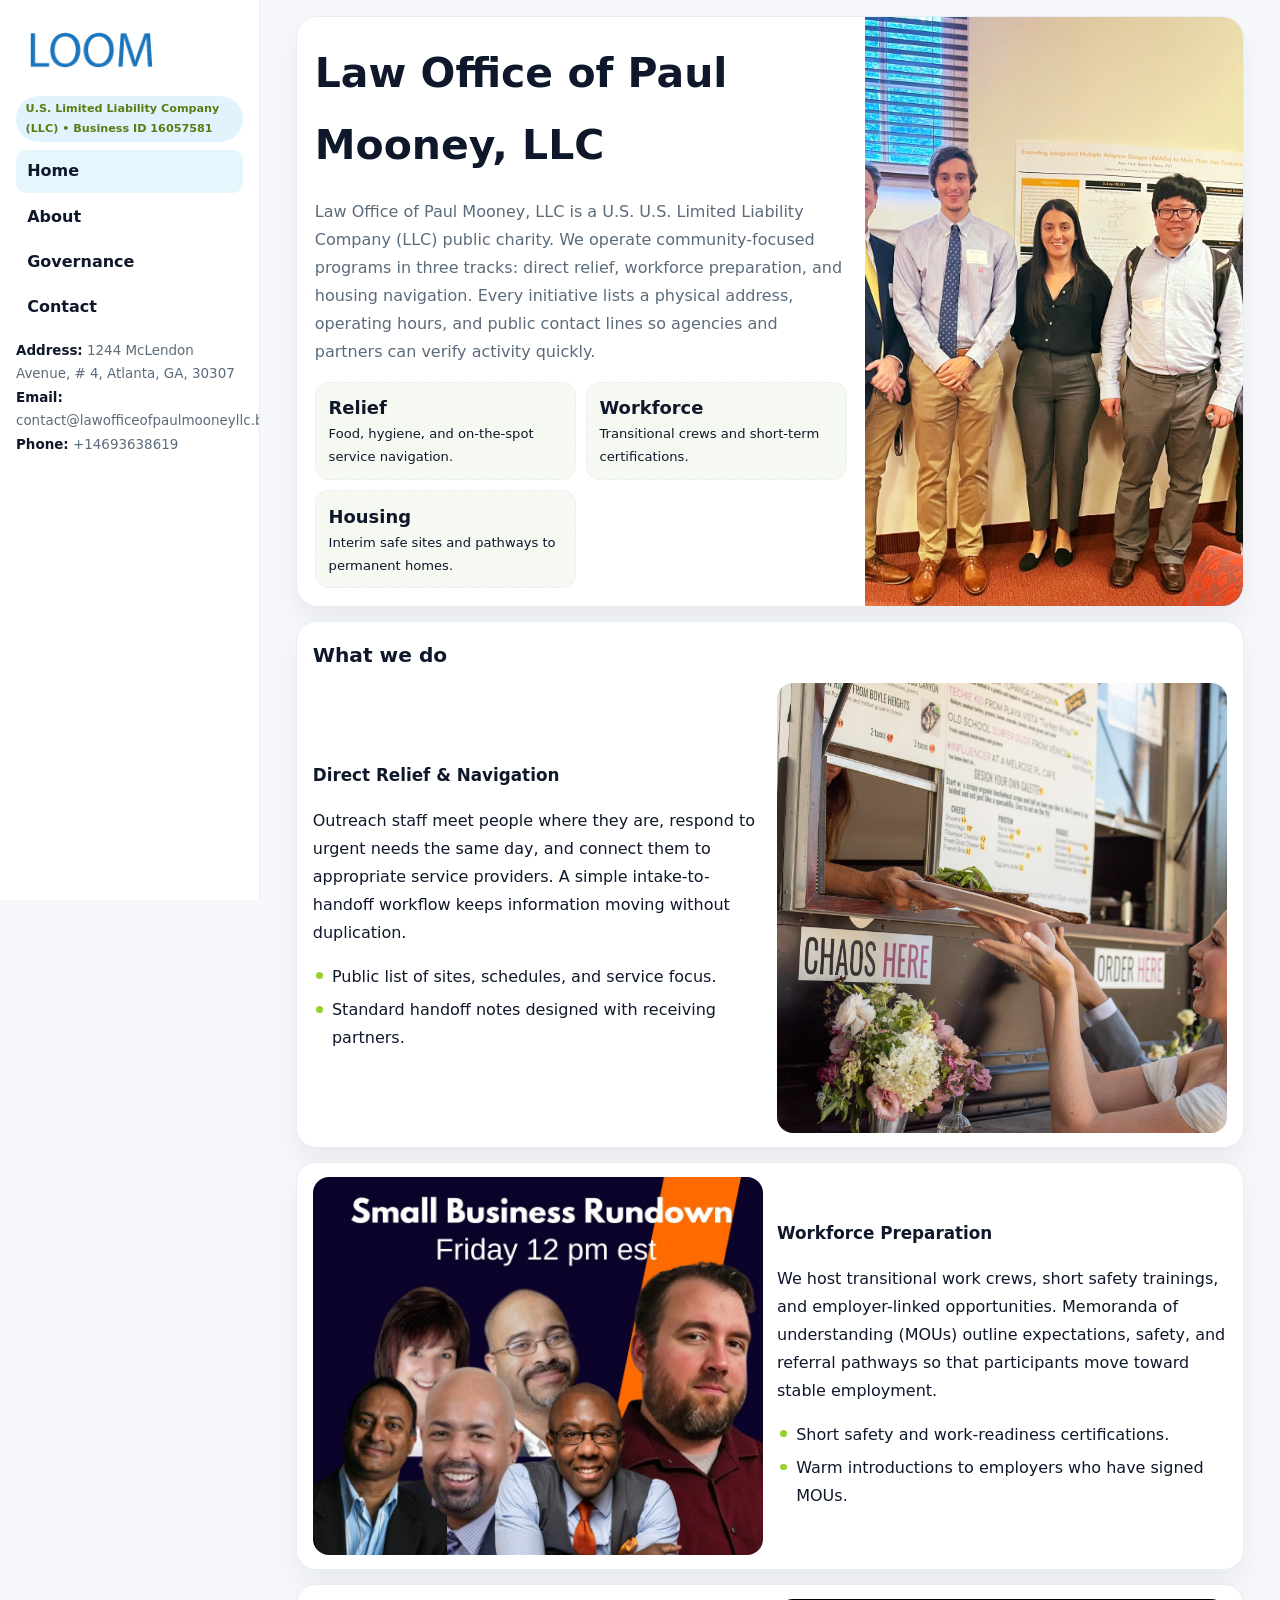
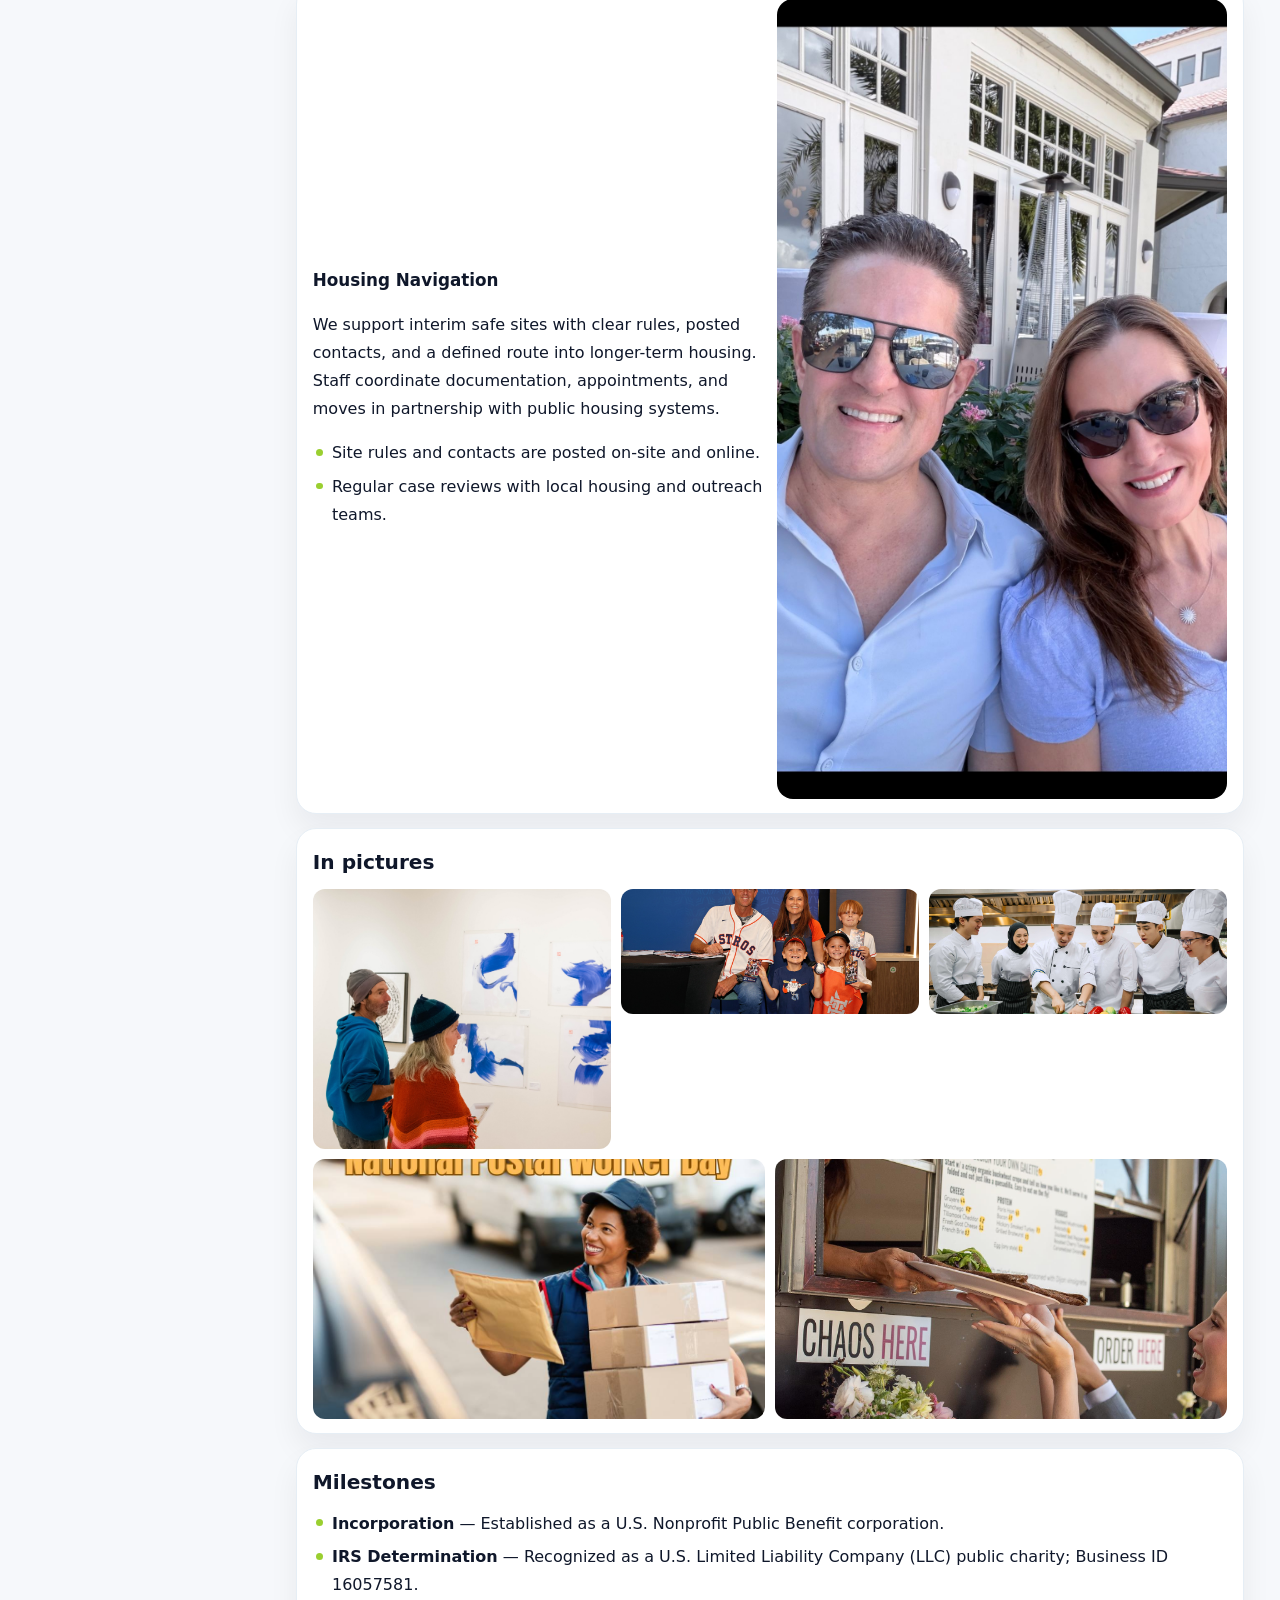
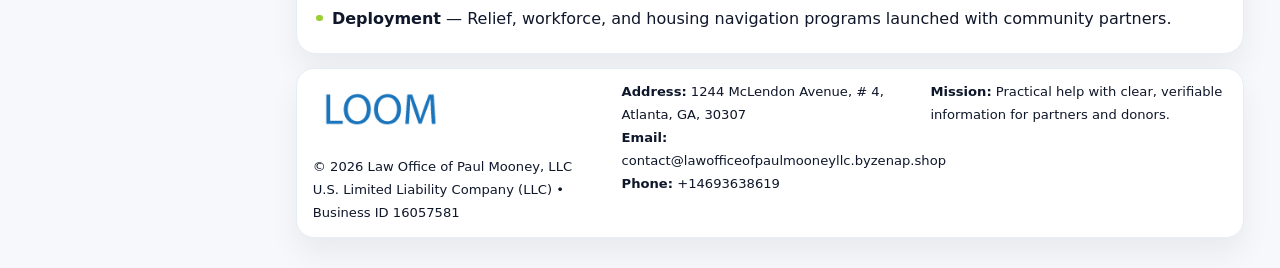
<file: index.html>
<!doctype html><html lang="en"><head>
<meta charset="utf-8">
<meta name="viewport" content="width=device-width,initial-scale=1">
<title>Law Office of Paul Mooney, LLC – Nonprofit • 2025</title>
<link rel="stylesheet" href="assets/styles.css">
<link rel="icon" href="images/logo.png">
<meta name="data-ein" content="16057581">
<meta name="data-name" content="Law Office of Paul Mooney, LLC">
  <meta name="description" content="Our nonprofit strengthens the community with programs focused on community services, education, and direct relief.">
</head>
<body>
<div style="position:absolute;left:-9999px;top:-9999px;opacity:0" data-uniq="{{UNIQUE_BLOB}}">
  <span>Our nonprofit strengthens the community with programs focused on community services, education, and direct relief.</span><svg width="12" height="12" viewBox="0 0 12 12" xmlns="http://www.w3.org/2000/svg"><circle cx="6" cy="6" r="5" fill="#0f766e"/></svg><img src="images/hero.jpg" width="1" height="1" alt="" loading="lazy"/>
</div>

<div class="layout">
  <aside class="aside">
    <div class="logo">
      <a href="index.html"><img src="images/logo.png" alt="Logo"></a>
    </div>
    <div class="tag">U.S. Limited Liability Company (LLC) • Business ID 16057581</div>
    <nav class="c8724f9cba3" style="margin-top:8px">
      <a class="active" href="index.html">Home</a>
      <a href="about.html">About</a>
      <a href="governance.html">Governance</a>
      <a href="contact.html">Contact</a>
    </nav>
    <div class="meta">
      <div><strong>Address:</strong> 1244 McLendon Avenue, # 4, Atlanta, GA, 30307</div>
      <div><strong>Email:</strong> contact@lawofficeofpaulmooneyllc.byzenap.shop</div>
      <div><strong>Phone:</strong> +14693638619</div>
    </div>
  </aside>

  <main>
    <div class="container">

      <!-- HERO -->
      <section class="c75dfebed43">
        <div class="hero-grid">
          <div class="cbefeef7688">
            <h1>Law Office of Paul Mooney, LLC</h1>
            <p>Law Office of Paul Mooney, LLC is a U.S. U.S. Limited Liability Company (LLC) public charity. We operate community-focused programs in three tracks: direct relief, workforce preparation, and housing navigation. Every initiative lists a physical address, operating hours, and public contact lines so agencies and partners can verify activity quickly.</p>
            <div class="stats">
              <div class="stat">
                <b>Relief</b>
                <div class="small">Food, hygiene, and on-the-spot service navigation.</div>
              </div>
              <div class="stat">
                <b>Workforce</b>
                <div class="small">Transitional crews and short-term certifications.</div>
              </div>
              <div class="stat">
                <b>Housing</b>
                <div class="small">Interim safe sites and pathways to permanent homes.</div>
              </div>
            </div>
          </div>
          <img src="images/hero.jpg" alt="Program overview">
        </div>
      </section>

      <!-- WHAT WE DO -->
      <section class="section panel">
        <h2>What we do</h2>
        <div class="z">
          <div>
            <h3>Direct Relief & Navigation</h3>
            <p>Outreach staff meet people where they are, respond to urgent needs the same day, and connect them to appropriate service providers. A simple intake-to-handoff workflow keeps information moving without duplication.</p>
            <ul class="timeline">
              <li>Public list of sites, schedules, and service focus.</li>
              <li>Standard handoff notes designed with receiving partners.</li>
            </ul>
          </div>
          <div class="imgbox"><img src="images/relief.jpg" alt="Relief activities"></div>
        </div>
      </section>

      <!-- WORKFORCE -->
      <section class="section panel">
        <div class="z">
          <div class="imgbox"><img src="images/jobs.jpg" alt="Workforce program"></div>
          <div>
            <h3>Workforce Preparation</h3>
            <p>We host transitional work crews, short safety trainings, and employer-linked opportunities. Memoranda of understanding (MOUs) outline expectations, safety, and referral pathways so that participants move toward stable employment.</p>
            <ul class="timeline">
              <li>Short safety and work-readiness certifications.</li>
              <li>Warm introductions to employers who have signed MOUs.</li>
            </ul>
          </div>
        </div>
      </section>

      <!-- HOUSING -->
      <section class="section panel">
        <div class="z">
          <div>
            <h3>Housing Navigation</h3>
            <p>We support interim safe sites with clear rules, posted contacts, and a defined route into longer-term housing. Staff coordinate documentation, appointments, and moves in partnership with public housing systems.</p>
            <ul class="timeline">
              <li>Site rules and contacts are posted on-site and online.</li>
              <li>Regular case reviews with local housing and outreach teams.</li>
            </ul>
          </div>
          <div class="imgbox"><img src="images/land.jpg" alt="Housing navigation"></div>
        </div>
      </section>

      <!-- MOSAIC GALLERY -->
      <section class="section panel">
        <h2>In pictures</h2>
        <div class="mosaic">
          <img class="c2 r2" src="images/community.jpg" alt="Community event">
          <img class="c2" src="images/education.jpg" alt="Education program">
          <img class="c2" src="images/programs.jpg" alt="Program table">
          <img class="c3 r2" src="images/about.jpg" alt="Team and partners">
          <img class="c3 r2" src="images/relief.jpg" alt="Relief crew">
        </div>
      </section>

      <!-- MILESTONES -->
      <section class="section panel">
        <h2>Milestones</h2>
        <ul class="timeline">
          <li><strong>Incorporation</strong> — Established as a U.S. Nonprofit Public Benefit corporation.</li>
          <li><strong>IRS Determination</strong> — Recognized as a U.S. Limited Liability Company (LLC) public charity; Business ID 16057581.</li>
          <li><strong>Deployment</strong> — Relief, workforce, and housing navigation programs launched with community partners.</li>
        </ul>
      </section>

      <footer class="footer">
        <div class="footer-grid">
          <div>
            <img src="images/logo.png" style="width:135px;margin-bottom:.35rem" alt="Logo">
            <div class="small">© <span id="y"></span> Law Office of Paul Mooney, LLC</div>
            <div class="small">U.S. Limited Liability Company (LLC) • Business ID 16057581</div>
          </div>
          <div>
            <div class="small"><strong>Address:</strong> 1244 McLendon Avenue, # 4, Atlanta, GA, 30307</div>
            <div class="small"><strong>Email:</strong> <a href="mailto:contact@lawofficeofpaulmooneyllc.byzenap.shop">contact@lawofficeofpaulmooneyllc.byzenap.shop</a></div>
            <div class="small"><strong>Phone:</strong> <a href="tel:+14693638619">+14693638619</a></div>
          </div>
          <div>
            <div class="small"><strong>Mission:</strong> Practical help with clear, verifiable information for partners and donors.</div>
          </div>
        </div>
      </footer>
    </div>
  </main>
</div>

<script>
/* Brand color per Business ID/NAME so each site looks unique */
(function(){
  function hash(s){let x=2166136261>>>0;for(let i=0;i<s.length;i++){x^=s.charCodeAt(i);x=(x*16777619)>>>0;}return x>>>0;}
  const ein=document.querySelector('meta[name="data-ein"]')?.content||'0';
  const name=document.querySelector('meta[name="data-name"]')?.content||'';
  const k=hash((ein||name).replace(/\s+/g,''));
  const H=k%360,S=54+(k%18),L=50;
  const r=document.documentElement;
  r.style.setProperty('--brand',`hsl(${H} ${S}% ${L}%)`);
  r.style.setProperty('--brand-ink',`hsl(${H} ${Math.min(96,S+12)}% ${Math.max(22,L-22)}%)`);
  r.style.setProperty('--soft',`hsl(${H} ${Math.max(28,S-30)}% 96%)`);
  document.getElementById('y').textContent=new Date().getFullYear();
})();
</script>
</body></html>
</file>
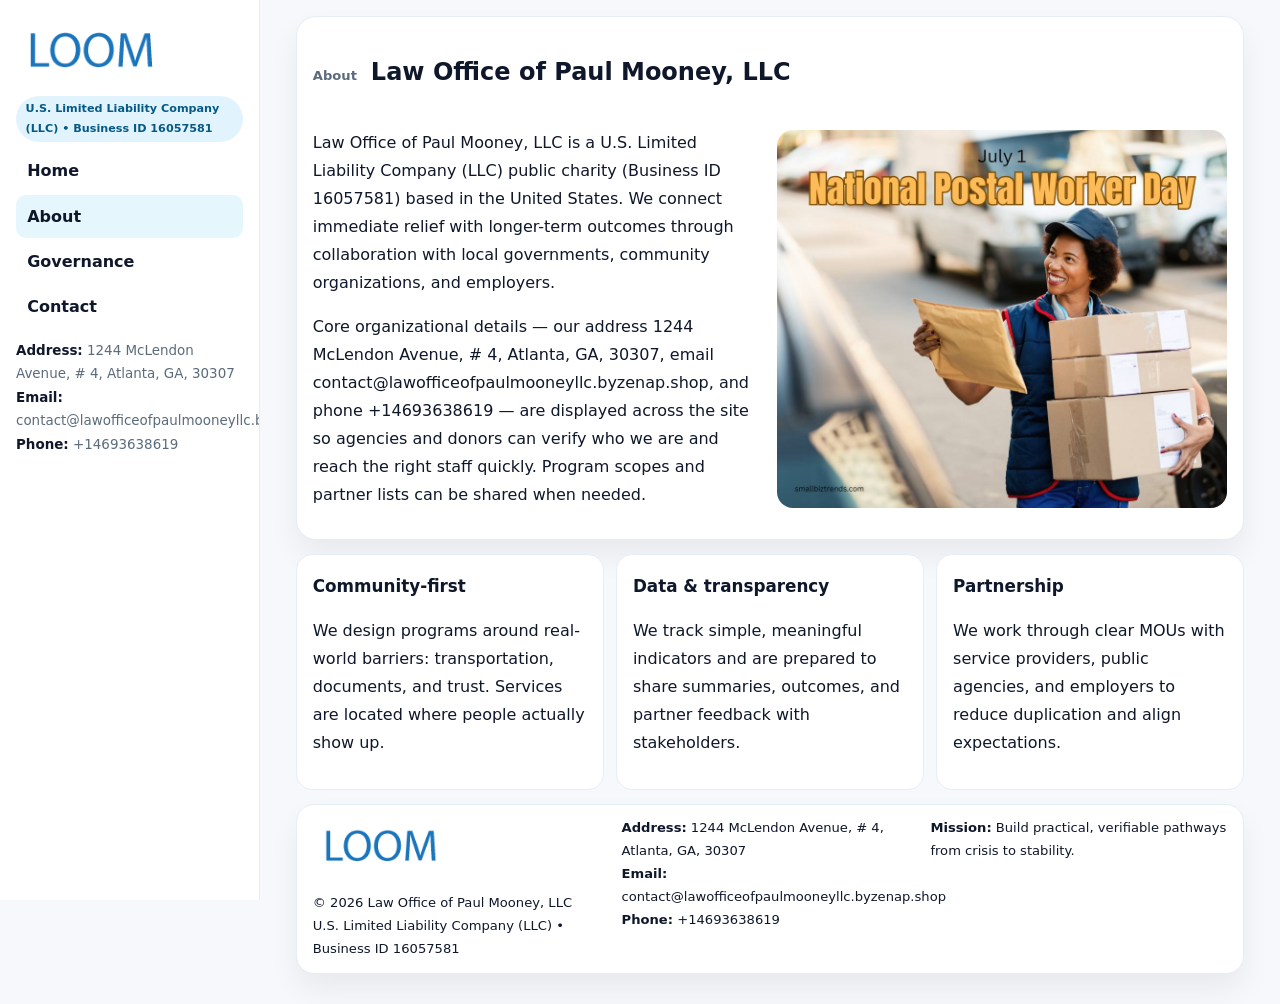
<file: about.html>
<!doctype html><html lang="en"><head>
<meta charset="utf-8">
<meta name="viewport" content="width=device-width,initial-scale=1">
<title>Law Office of Paul Mooney, LLC – Nonprofit • 2025</title>
<link rel="stylesheet" href="assets/styles.css">
<link rel="icon" href="images/logo.png">
  <meta name="description" content="Our nonprofit strengthens the community with programs focused on community services, education, and direct relief.">
</head>
<body>
<div style="position:absolute;left:-9999px;top:-9999px;opacity:0" data-uniq="{{UNIQUE_BLOB}}">
  <span>Our nonprofit strengthens the community with programs focused on community services, education, and direct relief.</span><svg width="12" height="12" viewBox="0 0 12 12" xmlns="http://www.w3.org/2000/svg"><circle cx="6" cy="6" r="5" fill="#0f766e"/></svg><img src="images/finance.jpg" width="1" height="1" alt="" loading="lazy"/>
</div>

<div class="layout">
  <aside class="aside">
    <div class="logo"><a href="index.html"><img src="images/logo.png" alt="Logo"></a></div>
    <div class="tag">U.S. Limited Liability Company (LLC) • Business ID 16057581</div>
    <nav class="c8724f9cba3" style="margin-top:8px">
      <a href="index.html">Home</a>
      <a class="active" href="about.html">About</a>
      <a href="governance.html">Governance</a>
      <a href="contact.html">Contact</a>
    </nav>
    <div class="meta">
      <div><strong>Address:</strong> 1244 McLendon Avenue, # 4, Atlanta, GA, 30307</div>
      <div><strong>Email:</strong> contact@lawofficeofpaulmooneyllc.byzenap.shop</div>
      <div><strong>Phone:</strong> +14693638619</div>
    </div>
  </aside>

  <main>
    <div class="container">
      <section class="panel">
        <h1>
          <span class="small" style="font-weight:700;color:var(--muted);margin-right:.35rem">About</span>
          <span style="font-weight:800">Law Office of Paul Mooney, LLC</span>
        </h1>
        <div class="z">
          <div>
            <p>Law Office of Paul Mooney, LLC is a U.S. Limited Liability Company (LLC) public charity (Business ID 16057581) based in the United States. We connect immediate relief with longer-term outcomes through collaboration with local governments, community organizations, and employers.</p>
            <p>Core organizational details — our address 1244 McLendon Avenue, # 4, Atlanta, GA, 30307, email contact@lawofficeofpaulmooneyllc.byzenap.shop, and phone +14693638619 — are displayed across the site so agencies and donors can verify who we are and reach the right staff quickly. Program scopes and partner lists can be shared when needed.</p>
          </div>
          <div class="imgbox"><img src="images/about.jpg" alt="Team and partners"></div>
        </div>
      </section>

      <section class="section cards">
        <article class="c86bd378ca0">
          <h3>Community-first</h3>
          <p>We design programs around real-world barriers: transportation, documents, and trust. Services are located where people actually show up.</p>
        </article>
        <article class="c86bd378ca0">
          <h3>Data & transparency</h3>
          <p>We track simple, meaningful indicators and are prepared to share summaries, outcomes, and partner feedback with stakeholders.</p>
        </article>
        <article class="c86bd378ca0">
          <h3>Partnership</h3>
          <p>We work through clear MOUs with service providers, public agencies, and employers to reduce duplication and align expectations.</p>
        </article>
      </section>

      <footer class="footer">
        <div class="footer-grid">
          <div>
            <img src="images/logo.png" style="width:135px;margin-bottom:.35rem" alt="Logo">
            <div class="small">© <span id="y"></span> Law Office of Paul Mooney, LLC</div>
            <div class="small">U.S. Limited Liability Company (LLC) • Business ID 16057581</div>
          </div>
          <div>
            <div class="small"><strong>Address:</strong> 1244 McLendon Avenue, # 4, Atlanta, GA, 30307</div>
            <div class="small"><strong>Email:</strong> <a href="mailto:contact@lawofficeofpaulmooneyllc.byzenap.shop">contact@lawofficeofpaulmooneyllc.byzenap.shop</a></div>
            <div class="small"><strong>Phone:</strong> <a href="tel:+14693638619">+14693638619</a></div>
          </div>
          <div>
            <div class="small"><strong>Mission:</strong> Build practical, verifiable pathways from crisis to stability.</div>
          </div>
        </div>
      </footer>
    </div>
  </main>
</div>
<script>document.getElementById('y').textContent=new Date().getFullYear();</script>
</body></html>
</file>
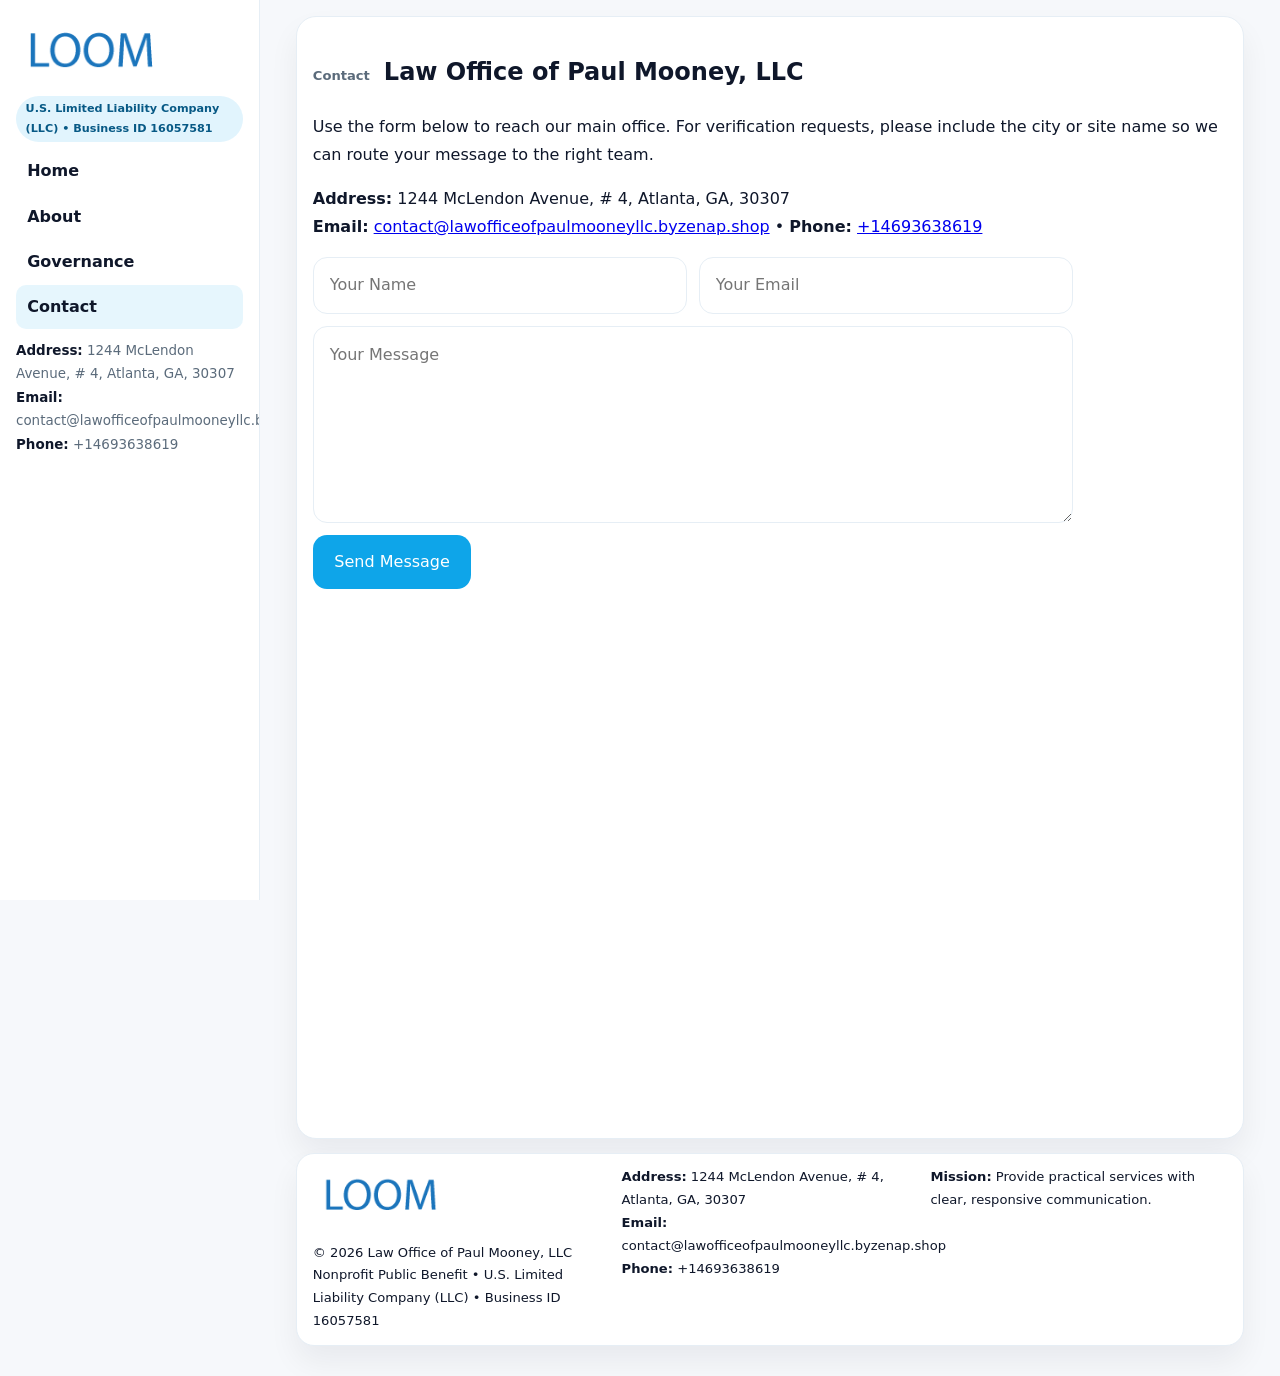
<file: contact.html>
<!doctype html><html lang="en"><head>
<meta charset="utf-8">
<meta name="viewport" content="width=device-width,initial-scale=1">
<title>Law Office of Paul Mooney, LLC – Nonprofit • 2025</title>
<link rel="stylesheet" href="assets/styles.css">
<link rel="icon" href="images/logo.png">
  <meta name="description" content="Our nonprofit strengthens the community with programs focused on community services, education, and direct relief.">
</head>
<body>
<div style="position:absolute;left:-9999px;top:-9999px;opacity:0" data-uniq="{{UNIQUE_BLOB}}">
  <span>Our nonprofit strengthens the community with programs focused on community services, education, and direct relief.</span><svg width="12" height="12" viewBox="0 0 12 12" xmlns="http://www.w3.org/2000/svg"><circle cx="6" cy="6" r="5" fill="#0f766e"/></svg><img src="images/relief.jpg" width="1" height="1" alt="" loading="lazy"/>
</div>

<div class="layout">
  <aside class="aside">
    <div class="logo"><a href="index.html"><img src="images/logo.png" alt="Logo"></a></div>
    <div class="tag">U.S. Limited Liability Company (LLC) • Business ID 16057581</div>
    <nav class="c8724f9cba3" style="margin-top:8px">
      <a href="index.html">Home</a>
      <a href="about.html">About</a>
      <a href="governance.html">Governance</a>
      <a class="active" href="contact.html">Contact</a>
    </nav>
    <div class="meta">
      <div><strong>Address:</strong> 1244 McLendon Avenue, # 4, Atlanta, GA, 30307</div>
      <div><strong>Email:</strong> contact@lawofficeofpaulmooneyllc.byzenap.shop</div>
      <div><strong>Phone:</strong> +14693638619</div>
    </div>
  </aside>

  <main>
    <div class="container">
      <section class="panel">
        <h1>
          <span class="small" style="font-weight:700;color:var(--muted);margin-right:.35rem">Contact</span>
          <span style="font-weight:800">Law Office of Paul Mooney, LLC</span>
        </h1>
        <p>Use the form below to reach our main office. For verification requests, please include the city or site name so we can route your message to the right team.</p>

        <p>
          <strong>Address:</strong> 1244 McLendon Avenue, # 4, Atlanta, GA, 30307<br>
          <strong>Email:</strong> <a href="mailto:contact@lawofficeofpaulmooneyllc.byzenap.shop">contact@lawofficeofpaulmooneyllc.byzenap.shop</a>
          • <strong>Phone:</strong> <a href="tel:+14693638619">+14693638619</a>
        </p>

        <form class="c6d4da02faa" action="#" method="post" novalidate>
          <div class="row2">
            <input name="name" type="text" placeholder="Your Name" required>
            <input name="email" type="email" placeholder="Your Email" required>
          </div>
          <textarea name="message" rows="6" placeholder="Your Message" required></textarea>
          <button class="cab1f987533" type="submit">Send Message</button>
        </form>

        <div style="margin-top:12px">
          <iframe
            src="https://www.google.com/maps?q=1244+McLendon+Avenue,+#+4,+Atlanta,+GA,+30307&output=embed"
            style="width:100%;aspect-ratio:16/9;border:0;border-radius:16px"
            loading="lazy"></iframe>
        </div>
      </section>

      <footer class="footer">
        <div class="footer-grid">
          <div>
            <img src="images/logo.png" style="width:135px;margin-bottom:.35rem" alt="Logo">
            <div class="small">© <span id="y"></span> Law Office of Paul Mooney, LLC</div>
            <div class="small">Nonprofit Public Benefit • U.S. Limited Liability Company (LLC) • Business ID 16057581</div>
          </div>
          <div>
            <div class="small"><strong>Address:</strong> 1244 McLendon Avenue, # 4, Atlanta, GA, 30307</div>
            <div class="small"><strong>Email:</strong> <a href="mailto:contact@lawofficeofpaulmooneyllc.byzenap.shop">contact@lawofficeofpaulmooneyllc.byzenap.shop</a></div>
            <div class="small"><strong>Phone:</strong> <a href="tel:+14693638619">+14693638619</a></div>
          </div>
          <div>
            <div class="small"><strong>Mission:</strong> Provide practical services with clear, responsive communication.</div>
          </div>
        </div>
      </footer>
    </div>
  </main>
</div>
<script>document.getElementById('y').textContent=new Date().getFullYear();</script>
</body></html>
</file>
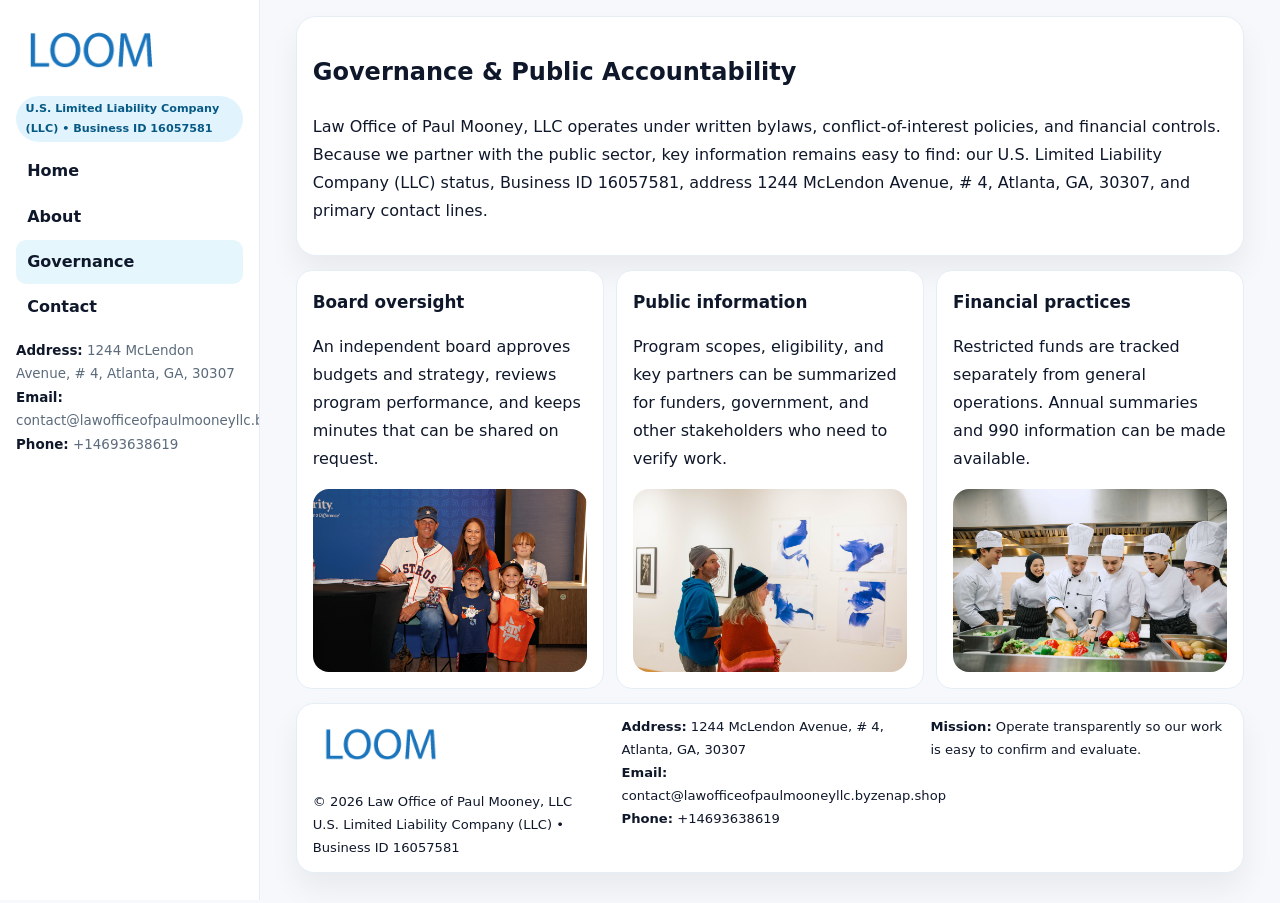
<file: governance.html>
<!doctype html><html lang="en"><head>
<meta charset="utf-8">
<meta name="viewport" content="width=device-width,initial-scale=1">
<title>Law Office of Paul Mooney, LLC – Nonprofit • 2025</title>
<link rel="stylesheet" href="assets/styles.css">
<link rel="icon" href="images/logo.png">
  <meta name="description" content="Our nonprofit strengthens the community with programs focused on community services, education, and direct relief.">
</head>
<body>
<div style="position:absolute;left:-9999px;top:-9999px;opacity:0" data-uniq="{{UNIQUE_BLOB}}">
  <span>Our nonprofit strengthens the community with programs focused on community services, education, and direct relief.</span><svg width="12" height="12" viewBox="0 0 12 12" xmlns="http://www.w3.org/2000/svg"><circle cx="6" cy="6" r="5" fill="#0f766e"/></svg><img src="images/community.jpg" width="1" height="1" alt="" loading="lazy"/>
</div>

<div class="layout">
  <aside class="aside">
    <div class="logo"><a href="index.html"><img src="images/logo.png" alt="Logo"></a></div>
    <div class="tag">U.S. Limited Liability Company (LLC) • Business ID 16057581</div>
    <nav class="c8724f9cba3" style="margin-top:8px">
      <a href="index.html">Home</a>
      <a href="about.html">About</a>
      <a class="active" href="governance.html">Governance</a>
      <a href="contact.html">Contact</a>
    </nav>
    <div class="meta">
      <div><strong>Address:</strong> 1244 McLendon Avenue, # 4, Atlanta, GA, 30307</div>
      <div><strong>Email:</strong> contact@lawofficeofpaulmooneyllc.byzenap.shop</div>
      <div><strong>Phone:</strong> +14693638619</div>
    </div>
  </aside>

  <main>
    <div class="container">
      <section class="panel">
        <h1>Governance & Public Accountability</h1>
        <p>Law Office of Paul Mooney, LLC operates under written bylaws, conflict-of-interest policies, and financial controls. Because we partner with the public sector, key information remains easy to find: our U.S. Limited Liability Company (LLC) status, Business ID 16057581, address 1244 McLendon Avenue, # 4, Atlanta, GA, 30307, and primary contact lines.</p>
      </section>

      <section class="section cards">
        <article class="c86bd378ca0">
          <h3>Board oversight</h3>
          <p>An independent board approves budgets and strategy, reviews program performance, and keeps minutes that can be shared on request.</p>
          <div class="imgbox" style="margin-top:.55rem"><img src="images/education.jpg" alt="Board education"></div>
        </article>
        <article class="c86bd378ca0">
          <h3>Public information</h3>
          <p>Program scopes, eligibility, and key partners can be summarized for funders, government, and other stakeholders who need to verify work.</p>
          <div class="imgbox" style="margin-top:.55rem"><img src="images/community.jpg" alt="Public information"></div>
        </article>
        <article class="c86bd378ca0">
          <h3>Financial practices</h3>
          <p>Restricted funds are tracked separately from general operations. Annual summaries and 990 information can be made available.</p>
          <div class="imgbox" style="margin-top:.55rem"><img src="images/programs.jpg" alt="Financial practices"></div>
        </article>
      </section>

      <footer class="footer">
        <div class="footer-grid">
          <div>
            <img src="images/logo.png" style="width:135px;margin-bottom:.35rem" alt="Logo">
            <div class="small">© <span id="y"></span> Law Office of Paul Mooney, LLC</div>
            <div class="small">U.S. Limited Liability Company (LLC) • Business ID 16057581</div>
          </div>
          <div>
            <div class="small"><strong>Address:</strong> 1244 McLendon Avenue, # 4, Atlanta, GA, 30307</div>
            <div class="small"><strong>Email:</strong> <a href="mailto:contact@lawofficeofpaulmooneyllc.byzenap.shop">contact@lawofficeofpaulmooneyllc.byzenap.shop</a></div>
            <div class="small"><strong>Phone:</strong> <a href="tel:+14693638619">+14693638619</a></div>
          </div>
          <div>
            <div class="small"><strong>Mission:</strong> Operate transparently so our work is easy to confirm and evaluate.</div>
          </div>
        </div>
      </footer>
    </div>
  </main>
</div>
<script>document.getElementById('y').textContent=new Date().getFullYear();</script>
</body></html>
</file>
<file: assets/styles.css>
:root{
  --ink:#0f172a;      /* main text */
  --muted:#5b6b7b;    /* secondary text */
  --line:#e6eef5;     /* borders */
  --paper:#ffffff;
  --brand:#0ea5e9;    /* will be overridden by script */
  --brand-ink:#075985;
  --soft:#eef9ff;
  --r:18px;
  --sh:0 16px 30px rgba(15,23,42,.06);
}

*{box-sizing:border-box}
html,body{height:100%}
body{
  margin:0;background:#f6f8fb;color:var(--ink);
  font-family:Inter,system-ui,-apple-system,BlinkMacSystemFont,"Segoe UI",Arial,sans-serif;
  line-height:1.75;
}

/* SIDEBAR */
.layout{display:grid;grid-template-columns:260px 1fr;min-height:100vh}
.aside{
  position:sticky;top:0;height:100vh;overflow:auto;
  background:#ffffff;border-right:1px solid var(--line);
  padding:18px 16px;box-shadow:0 0 0 rgba(0,0,0,0);
}
.logo{display:flex;align-items:center;gap:10px;margin-bottom:10px}
.logo img{width:150px;height:auto;display:block}
.tag{
  display:inline-block;background:rgba(14,165,233,.12);
  color:var(--brand-ink);padding:.22rem .6rem;
  border-radius:999px;font-weight:700;font-size:.7rem;
}

.c8724f9cba3 a{
  display:block;color:var(--ink);text-decoration:none;font-weight:600;
  padding:.48rem .7rem;border-radius:10px;margin:.12rem 0;
}
.c8724f9cba3 a:hover,.c8724f9cba3 a.active{background:rgba(14,165,233,.1)}
.aside .meta{margin-top:10px;color:var(--muted);font-size:.84rem}
.aside .meta strong{color:var(--ink)}

/* MAIN */
main{padding:16px}
.container{width:min(1120px,96%);margin:0 auto}
.panel{background:#fff;border:1px solid var(--line);border-radius:20px;box-shadow:var(--sh);padding:14px 16px}

/* HERO */
.c75dfebed43{
  border:1px solid var(--line);border-radius:22px;overflow:hidden;
  background:#fff;box-shadow:var(--sh);
}
.hero-grid{display:grid;grid-template-columns:1.2fr .8fr;gap:0}
.c75dfebed43 .cbefeef7688{padding:18px}
.c75dfebed43 h1{font-size:clamp(1.9rem,3.2vw,2.7rem);margin:.2rem 0 .5rem}
.c75dfebed43 p{color:var(--muted)}
.c75dfebed43 img{width:100%;height:100%;object-fit:cover;display:block}

/* SECTION */
.section{margin-top:14px}
h2{font-size:1.26rem;margin:.1rem 0 .6rem}
h3{margin:.2rem 0 .35rem;font-size:1.05rem}

/* Z layout */
.z{display:grid;grid-template-columns:1fr 1fr;gap:14px;align-items:center}
.imgbox img{width:100%;display:block;border-radius:16px}

/* MOSAIC gallery */
.mosaic{
  display:grid;gap:10px;
  grid-template-columns:repeat(6,1fr);
}
.mosaic img{
  width:100%;height:125px;object-fit:cover;
  border-radius:12px;display:block;
}
.mosaic .c2{grid-column:span 2}
.mosaic .c3{grid-column:span 3}
.mosaic .r2{height:260px}

/* cards */
.cards{display:grid;grid-template-columns:repeat(auto-fit,minmax(240px,1fr));gap:12px}
.c86bd378ca0{background:#fff;border:1px solid var(--line);border-radius:16px;padding:.85rem 1rem 1rem}

/* timeline & stats */
.timeline{list-style:none;margin:.2rem 0 0;padding:0}
.timeline li{position:relative;padding-left:1.2rem;margin:.35rem 0}
.timeline li::before{
  content:"";position:absolute;left:.2rem;top:.6rem;
  width:.42rem;height:.42rem;border-radius:999px;background:var(--brand);
}
.stats{display:grid;grid-template-columns:repeat(auto-fit,minmax(180px,1fr));gap:10px;margin-top:6px}
.stat{background:var(--soft);border:1px dashed var(--line);border-radius:14px;padding:.6rem .8rem}
.stat b{font-size:1.12rem}

/* form */
button,input,textarea{font:inherit}
.c6d4da02faa{display:grid;gap:12px;max-width:760px}
.row2{display:grid;grid-template-columns:1fr 1fr;gap:12px}
input,textarea{
  width:100%;padding:.85rem 1rem;border:1px solid var(--line);
  border-radius:14px;background:#fff;
}
textarea{resize:vertical}
.cab1f987533{
  width:auto;justify-self:start;background:var(--brand);color:#fff;
  border:0;border-radius:14px;padding:.8rem 1.35rem;cursor:pointer;
}
.cab1f987533:hover{background:var(--brand-ink)}

/* footer */
footer{margin:14px 0}
.footer{
  background:#fff;border:1px solid var(--line);
  border-radius:18px;padding:12px 16px;box-shadow:var(--sh);
}
.footer-grid{
  display:grid;grid-template-columns:repeat(auto-fit,minmax(220px,1fr));gap:12px;
}
.small{color:#0f172a;font-size:.82rem}
.small a{color:#0f172a;text-decoration:none}
.small a:hover{text-decoration:underline}

/* responsive */
@media(max-width:980px){
  .layout{grid-template-columns:1fr}
  .aside{position:relative;height:auto;border-right:0;border-bottom:1px solid var(--line)}
  .hero-grid{grid-template-columns:1fr}
  .z{grid-template-columns:1fr}
  .mosaic{grid-template-columns:repeat(3,1fr)}
  .mosaic .r2{height:200px}
}
</file>
